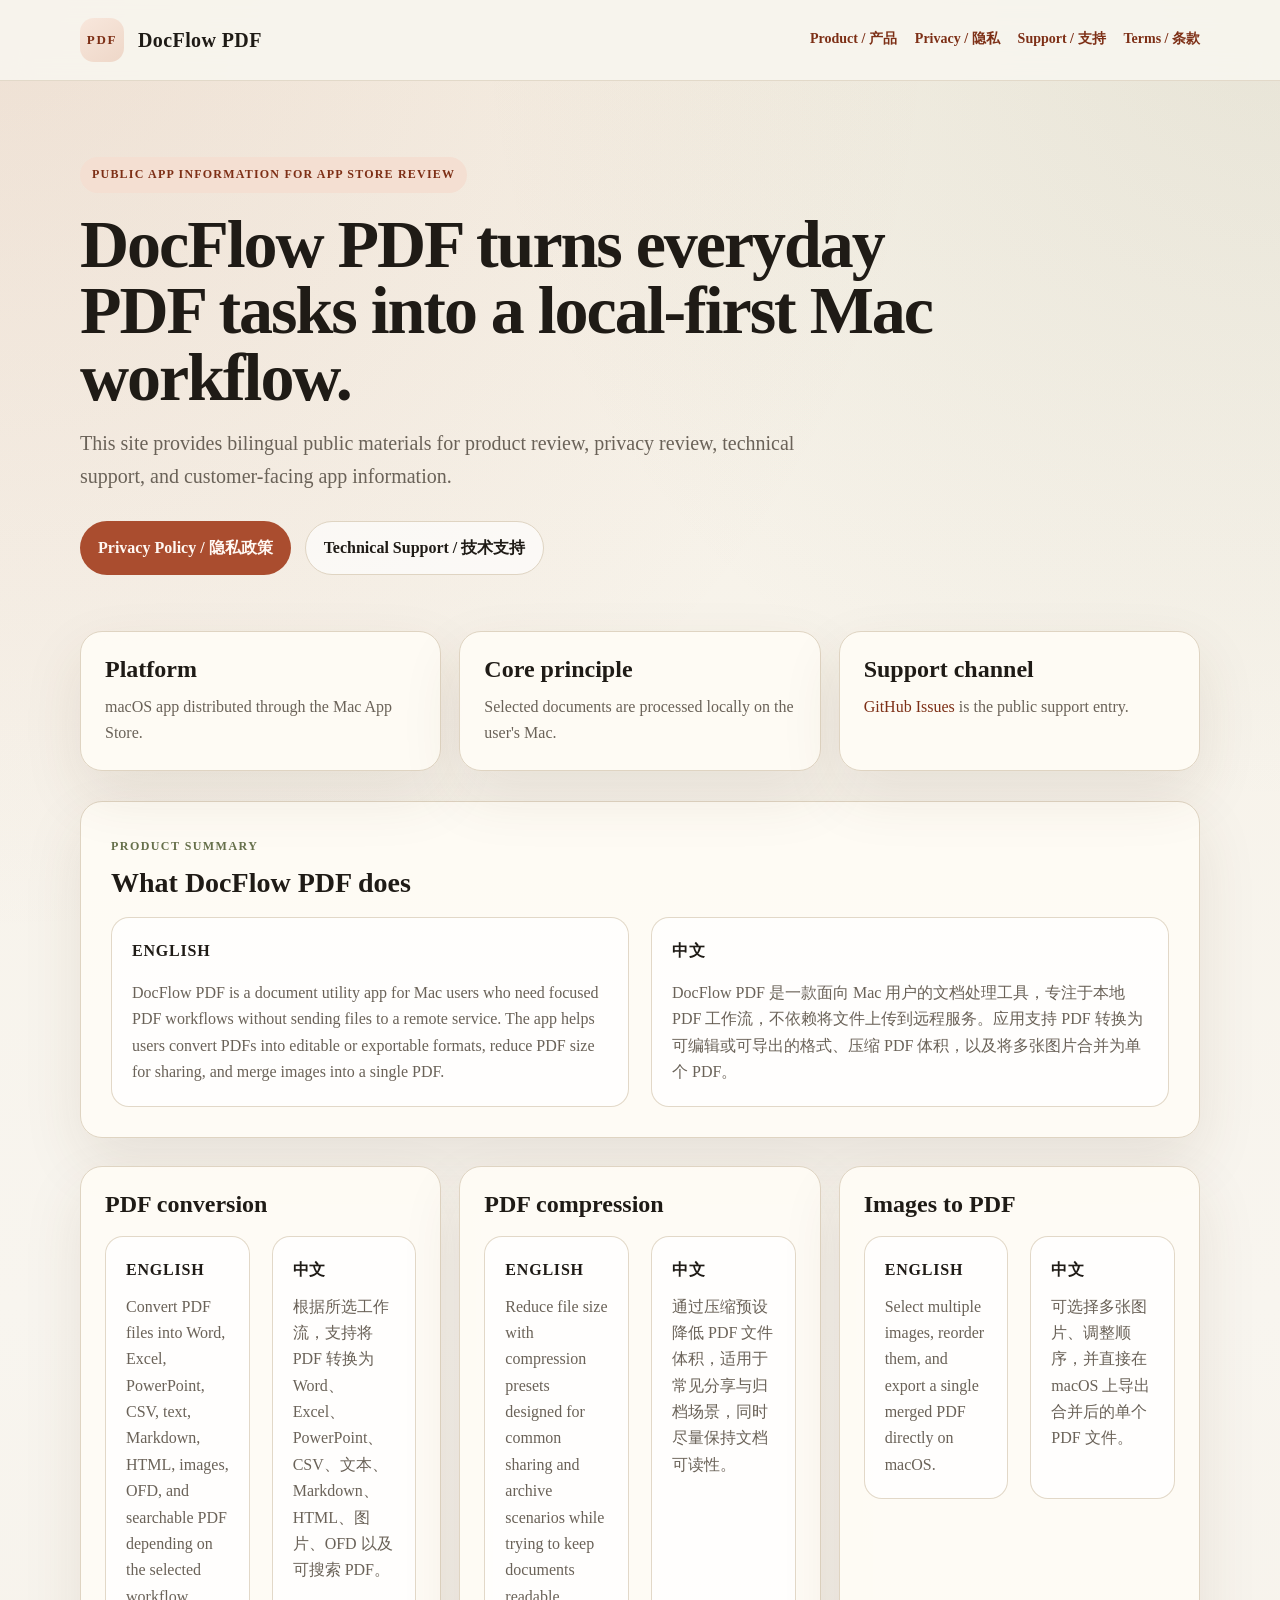
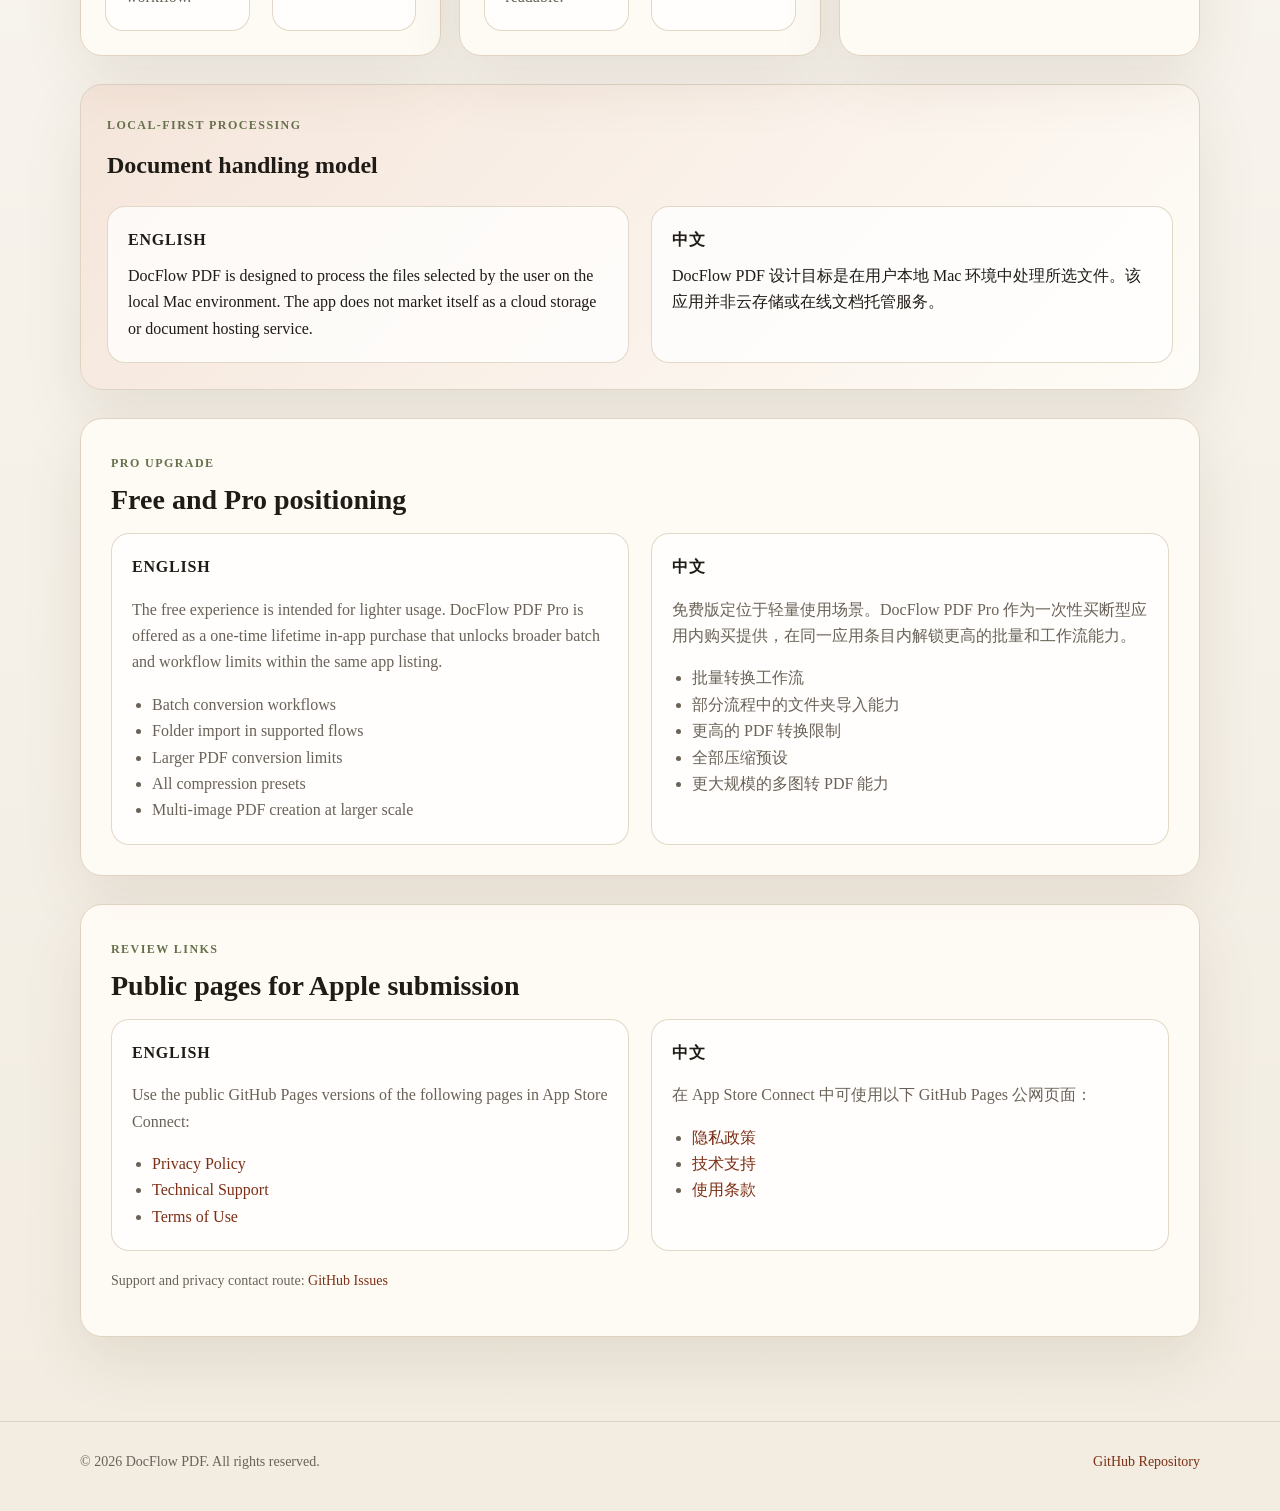
<file: docs/index.html>
<!doctype html>
<html lang="en">
  <head>
    <meta charset="utf-8">
    <meta name="viewport" content="width=device-width, initial-scale=1">
    <title>DocFlow PDF | Public Product Overview</title>
    <meta name="description" content="Public product overview for DocFlow PDF, including bilingual product information, privacy stance, support, and App Store review links.">
    <link rel="stylesheet" href="styles.css">
  </head>
  <body>
    <header>
      <nav class="wrap">
        <div class="brand"><span class="logo">PDF</span> DocFlow PDF</div>
        <div class="links">
          <a href="index.html">Product / 产品</a>
          <a href="privacy.html">Privacy / 隐私</a>
          <a href="support.html">Support / 支持</a>
          <a href="terms.html">Terms / 条款</a>
        </div>
      </nav>
    </header>

    <main class="wrap">
      <section class="hero">
        <span class="eyebrow">Public app information for App Store review</span>
        <h1>DocFlow PDF turns everyday PDF tasks into a local-first Mac workflow.</h1>
        <p>This site provides bilingual public materials for product review, privacy review, technical support, and customer-facing app information.</p>
        <div class="cta-row">
          <a class="cta" href="privacy.html">Privacy Policy / 隐私政策</a>
          <a class="secondary-cta" href="support.html">Technical Support / 技术支持</a>
        </div>
      </section>

      <section class="meta-grid">
        <article class="card">
          <h2>Platform</h2>
          <p>macOS app distributed through the Mac App Store.</p>
        </article>
        <article class="card">
          <h2>Core principle</h2>
          <p>Selected documents are processed locally on the user's Mac.</p>
        </article>
        <article class="card">
          <h2>Support channel</h2>
          <p><a href="https://github.com/8f29scmpmj-coder/DocFlowPDF/issues">GitHub Issues</a> is the public support entry.</p>
        </article>
      </section>

      <article class="panel">
        <span class="section-label">Product Summary</span>
        <h2>What DocFlow PDF does</h2>
        <div class="bilingual">
          <section class="lang">
            <h3>English</h3>
            <p>DocFlow PDF is a document utility app for Mac users who need focused PDF workflows without sending files to a remote service. The app helps users convert PDFs into editable or exportable formats, reduce PDF size for sharing, and merge images into a single PDF.</p>
          </section>
          <section class="lang">
            <h3>中文</h3>
            <p>DocFlow PDF 是一款面向 Mac 用户的文档处理工具，专注于本地 PDF 工作流，不依赖将文件上传到远程服务。应用支持 PDF 转换为可编辑或可导出的格式、压缩 PDF 体积，以及将多张图片合并为单个 PDF。</p>
          </section>
        </div>
      </article>

      <section class="grid">
        <article class="card">
          <h2>PDF conversion</h2>
          <div class="bilingual">
            <section class="lang">
              <h3>English</h3>
              <p>Convert PDF files into Word, Excel, PowerPoint, CSV, text, Markdown, HTML, images, OFD, and searchable PDF depending on the selected workflow.</p>
            </section>
            <section class="lang">
              <h3>中文</h3>
              <p>根据所选工作流，支持将 PDF 转换为 Word、Excel、PowerPoint、CSV、文本、Markdown、HTML、图片、OFD 以及可搜索 PDF。</p>
            </section>
          </div>
        </article>
        <article class="card">
          <h2>PDF compression</h2>
          <div class="bilingual">
            <section class="lang">
              <h3>English</h3>
              <p>Reduce file size with compression presets designed for common sharing and archive scenarios while trying to keep documents readable.</p>
            </section>
            <section class="lang">
              <h3>中文</h3>
              <p>通过压缩预设降低 PDF 文件体积，适用于常见分享与归档场景，同时尽量保持文档可读性。</p>
            </section>
          </div>
        </article>
        <article class="card">
          <h2>Images to PDF</h2>
          <div class="bilingual">
            <section class="lang">
              <h3>English</h3>
              <p>Select multiple images, reorder them, and export a single merged PDF directly on macOS.</p>
            </section>
            <section class="lang">
              <h3>中文</h3>
              <p>可选择多张图片、调整顺序，并直接在 macOS 上导出合并后的单个 PDF 文件。</p>
            </section>
          </div>
        </article>
      </section>

      <article class="callout">
        <span class="section-label">Local-first processing</span>
        <h2>Document handling model</h2>
        <div class="bilingual">
          <section class="lang">
            <h3>English</h3>
            <p>DocFlow PDF is designed to process the files selected by the user on the local Mac environment. The app does not market itself as a cloud storage or document hosting service.</p>
          </section>
          <section class="lang">
            <h3>中文</h3>
            <p>DocFlow PDF 设计目标是在用户本地 Mac 环境中处理所选文件。该应用并非云存储或在线文档托管服务。</p>
          </section>
        </div>
      </article>

      <article class="panel">
        <span class="section-label">Pro Upgrade</span>
        <h2>Free and Pro positioning</h2>
        <div class="bilingual">
          <section class="lang">
            <h3>English</h3>
            <p>The free experience is intended for lighter usage. DocFlow PDF Pro is offered as a one-time lifetime in-app purchase that unlocks broader batch and workflow limits within the same app listing.</p>
            <ul class="notice-list">
              <li>Batch conversion workflows</li>
              <li>Folder import in supported flows</li>
              <li>Larger PDF conversion limits</li>
              <li>All compression presets</li>
              <li>Multi-image PDF creation at larger scale</li>
            </ul>
          </section>
          <section class="lang">
            <h3>中文</h3>
            <p>免费版定位于轻量使用场景。DocFlow PDF Pro 作为一次性买断型应用内购买提供，在同一应用条目内解锁更高的批量和工作流能力。</p>
            <ul class="notice-list">
              <li>批量转换工作流</li>
              <li>部分流程中的文件夹导入能力</li>
              <li>更高的 PDF 转换限制</li>
              <li>全部压缩预设</li>
              <li>更大规模的多图转 PDF 能力</li>
            </ul>
          </section>
        </div>
      </article>

      <article class="panel">
        <span class="section-label">Review Links</span>
        <h2>Public pages for Apple submission</h2>
        <div class="bilingual">
          <section class="lang">
            <h3>English</h3>
            <p>Use the public GitHub Pages versions of the following pages in App Store Connect:</p>
            <ul class="notice-list">
              <li><a href="privacy.html">Privacy Policy</a></li>
              <li><a href="support.html">Technical Support</a></li>
              <li><a href="terms.html">Terms of Use</a></li>
            </ul>
          </section>
          <section class="lang">
            <h3>中文</h3>
            <p>在 App Store Connect 中可使用以下 GitHub Pages 公网页面：</p>
            <ul class="notice-list">
              <li><a href="privacy.html">隐私政策</a></li>
              <li><a href="support.html">技术支持</a></li>
              <li><a href="terms.html">使用条款</a></li>
            </ul>
          </section>
        </div>
        <p class="footer-note">Support and privacy contact route: <a href="https://github.com/8f29scmpmj-coder/DocFlowPDF/issues">GitHub Issues</a></p>
      </article>
    </main>

    <footer>
      <div class="wrap">
        <div>© 2026 DocFlow PDF. All rights reserved.</div>
        <div><a href="https://github.com/8f29scmpmj-coder/DocFlowPDF">GitHub Repository</a></div>
      </div>
    </footer>
  </body>
</html>
</file>
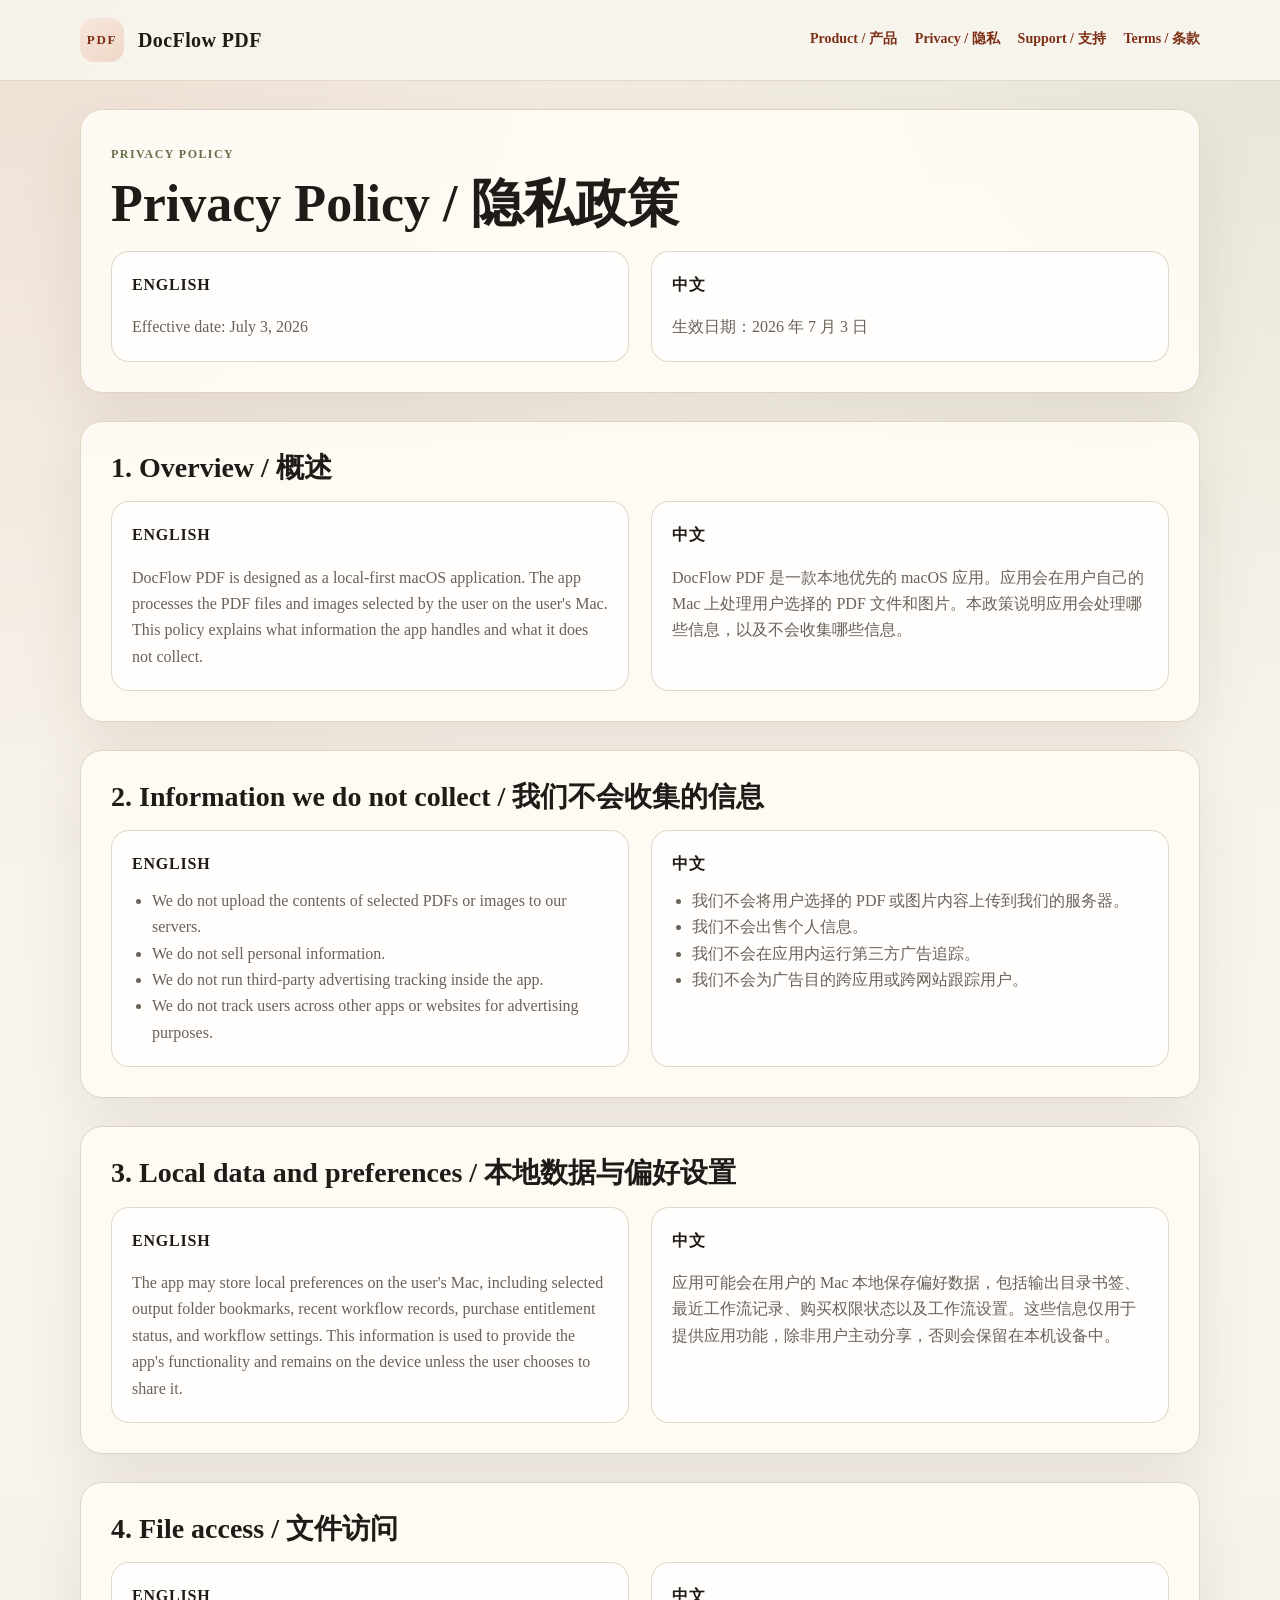
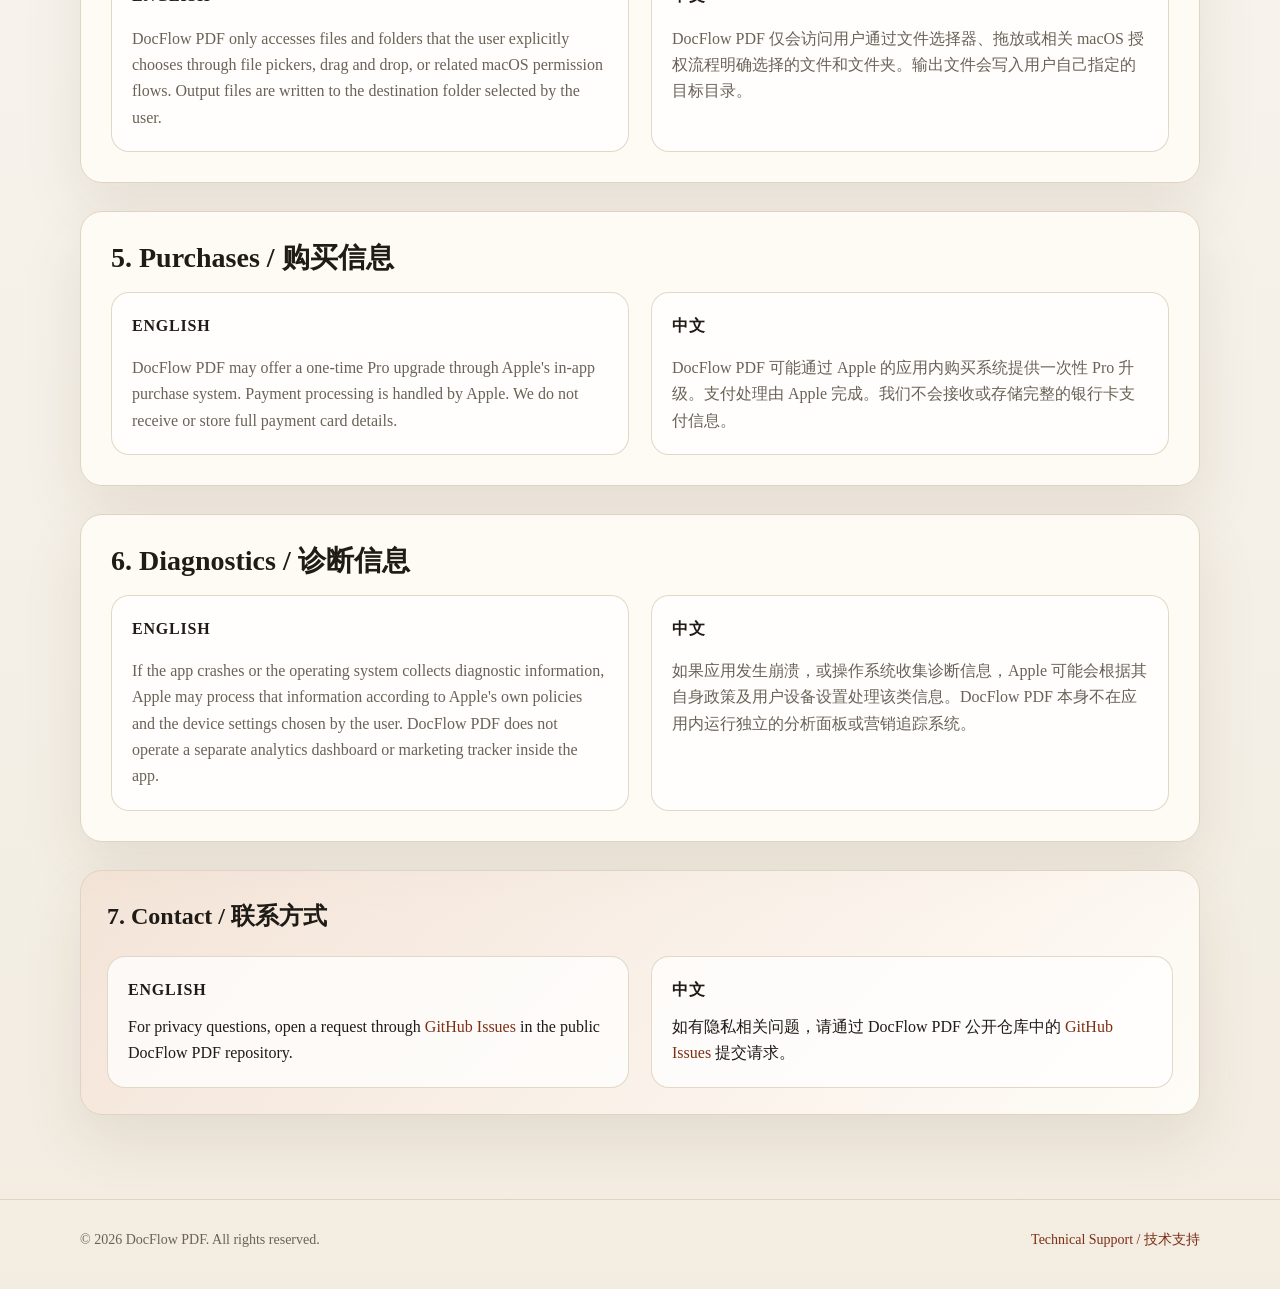
<file: docs/privacy.html>
<!doctype html>
<html lang="en">
  <head>
    <meta charset="utf-8">
    <meta name="viewport" content="width=device-width, initial-scale=1">
    <title>Privacy Policy | DocFlow PDF</title>
    <meta name="description" content="Bilingual public privacy policy for DocFlow PDF.">
    <link rel="stylesheet" href="styles.css">
  </head>
  <body>
    <header>
      <nav class="wrap">
        <div class="brand"><span class="logo">PDF</span> DocFlow PDF</div>
        <div class="links">
          <a href="index.html">Product / 产品</a>
          <a href="privacy.html">Privacy / 隐私</a>
          <a href="support.html">Support / 支持</a>
          <a href="terms.html">Terms / 条款</a>
        </div>
      </nav>
    </header>

    <main class="wrap">
      <article class="panel">
        <span class="section-label">Privacy Policy</span>
        <h1>Privacy Policy / 隐私政策</h1>
        <div class="bilingual">
          <section class="lang">
            <h3>English</h3>
            <p>Effective date: July 3, 2026</p>
          </section>
          <section class="lang">
            <h3>中文</h3>
            <p>生效日期：2026 年 7 月 3 日</p>
          </section>
        </div>
      </article>

      <article class="panel">
        <h2>1. Overview / 概述</h2>
        <div class="bilingual">
          <section class="lang">
            <h3>English</h3>
            <p>DocFlow PDF is designed as a local-first macOS application. The app processes the PDF files and images selected by the user on the user's Mac. This policy explains what information the app handles and what it does not collect.</p>
          </section>
          <section class="lang">
            <h3>中文</h3>
            <p>DocFlow PDF 是一款本地优先的 macOS 应用。应用会在用户自己的 Mac 上处理用户选择的 PDF 文件和图片。本政策说明应用会处理哪些信息，以及不会收集哪些信息。</p>
          </section>
        </div>
      </article>

      <article class="panel">
        <h2>2. Information we do not collect / 我们不会收集的信息</h2>
        <div class="bilingual">
          <section class="lang">
            <h3>English</h3>
            <ul class="notice-list">
              <li>We do not upload the contents of selected PDFs or images to our servers.</li>
              <li>We do not sell personal information.</li>
              <li>We do not run third-party advertising tracking inside the app.</li>
              <li>We do not track users across other apps or websites for advertising purposes.</li>
            </ul>
          </section>
          <section class="lang">
            <h3>中文</h3>
            <ul class="notice-list">
              <li>我们不会将用户选择的 PDF 或图片内容上传到我们的服务器。</li>
              <li>我们不会出售个人信息。</li>
              <li>我们不会在应用内运行第三方广告追踪。</li>
              <li>我们不会为广告目的跨应用或跨网站跟踪用户。</li>
            </ul>
          </section>
        </div>
      </article>

      <article class="panel">
        <h2>3. Local data and preferences / 本地数据与偏好设置</h2>
        <div class="bilingual">
          <section class="lang">
            <h3>English</h3>
            <p>The app may store local preferences on the user's Mac, including selected output folder bookmarks, recent workflow records, purchase entitlement status, and workflow settings. This information is used to provide the app's functionality and remains on the device unless the user chooses to share it.</p>
          </section>
          <section class="lang">
            <h3>中文</h3>
            <p>应用可能会在用户的 Mac 本地保存偏好数据，包括输出目录书签、最近工作流记录、购买权限状态以及工作流设置。这些信息仅用于提供应用功能，除非用户主动分享，否则会保留在本机设备中。</p>
          </section>
        </div>
      </article>

      <article class="panel">
        <h2>4. File access / 文件访问</h2>
        <div class="bilingual">
          <section class="lang">
            <h3>English</h3>
            <p>DocFlow PDF only accesses files and folders that the user explicitly chooses through file pickers, drag and drop, or related macOS permission flows. Output files are written to the destination folder selected by the user.</p>
          </section>
          <section class="lang">
            <h3>中文</h3>
            <p>DocFlow PDF 仅会访问用户通过文件选择器、拖放或相关 macOS 授权流程明确选择的文件和文件夹。输出文件会写入用户自己指定的目标目录。</p>
          </section>
        </div>
      </article>

      <article class="panel">
        <h2>5. Purchases / 购买信息</h2>
        <div class="bilingual">
          <section class="lang">
            <h3>English</h3>
            <p>DocFlow PDF may offer a one-time Pro upgrade through Apple's in-app purchase system. Payment processing is handled by Apple. We do not receive or store full payment card details.</p>
          </section>
          <section class="lang">
            <h3>中文</h3>
            <p>DocFlow PDF 可能通过 Apple 的应用内购买系统提供一次性 Pro 升级。支付处理由 Apple 完成。我们不会接收或存储完整的银行卡支付信息。</p>
          </section>
        </div>
      </article>

      <article class="panel">
        <h2>6. Diagnostics / 诊断信息</h2>
        <div class="bilingual">
          <section class="lang">
            <h3>English</h3>
            <p>If the app crashes or the operating system collects diagnostic information, Apple may process that information according to Apple's own policies and the device settings chosen by the user. DocFlow PDF does not operate a separate analytics dashboard or marketing tracker inside the app.</p>
          </section>
          <section class="lang">
            <h3>中文</h3>
            <p>如果应用发生崩溃，或操作系统收集诊断信息，Apple 可能会根据其自身政策及用户设备设置处理该类信息。DocFlow PDF 本身不在应用内运行独立的分析面板或营销追踪系统。</p>
          </section>
        </div>
      </article>

      <article class="callout">
        <h2>7. Contact / 联系方式</h2>
        <div class="bilingual">
          <section class="lang">
            <h3>English</h3>
            <p>For privacy questions, open a request through <a href="https://github.com/8f29scmpmj-coder/DocFlowPDF/issues">GitHub Issues</a> in the public DocFlow PDF repository.</p>
          </section>
          <section class="lang">
            <h3>中文</h3>
            <p>如有隐私相关问题，请通过 DocFlow PDF 公开仓库中的 <a href="https://github.com/8f29scmpmj-coder/DocFlowPDF/issues">GitHub Issues</a> 提交请求。</p>
          </section>
        </div>
      </article>
    </main>

    <footer>
      <div class="wrap">
        <div>© 2026 DocFlow PDF. All rights reserved.</div>
        <div><a href="support.html">Technical Support / 技术支持</a></div>
      </div>
    </footer>
  </body>
</html>
</file>
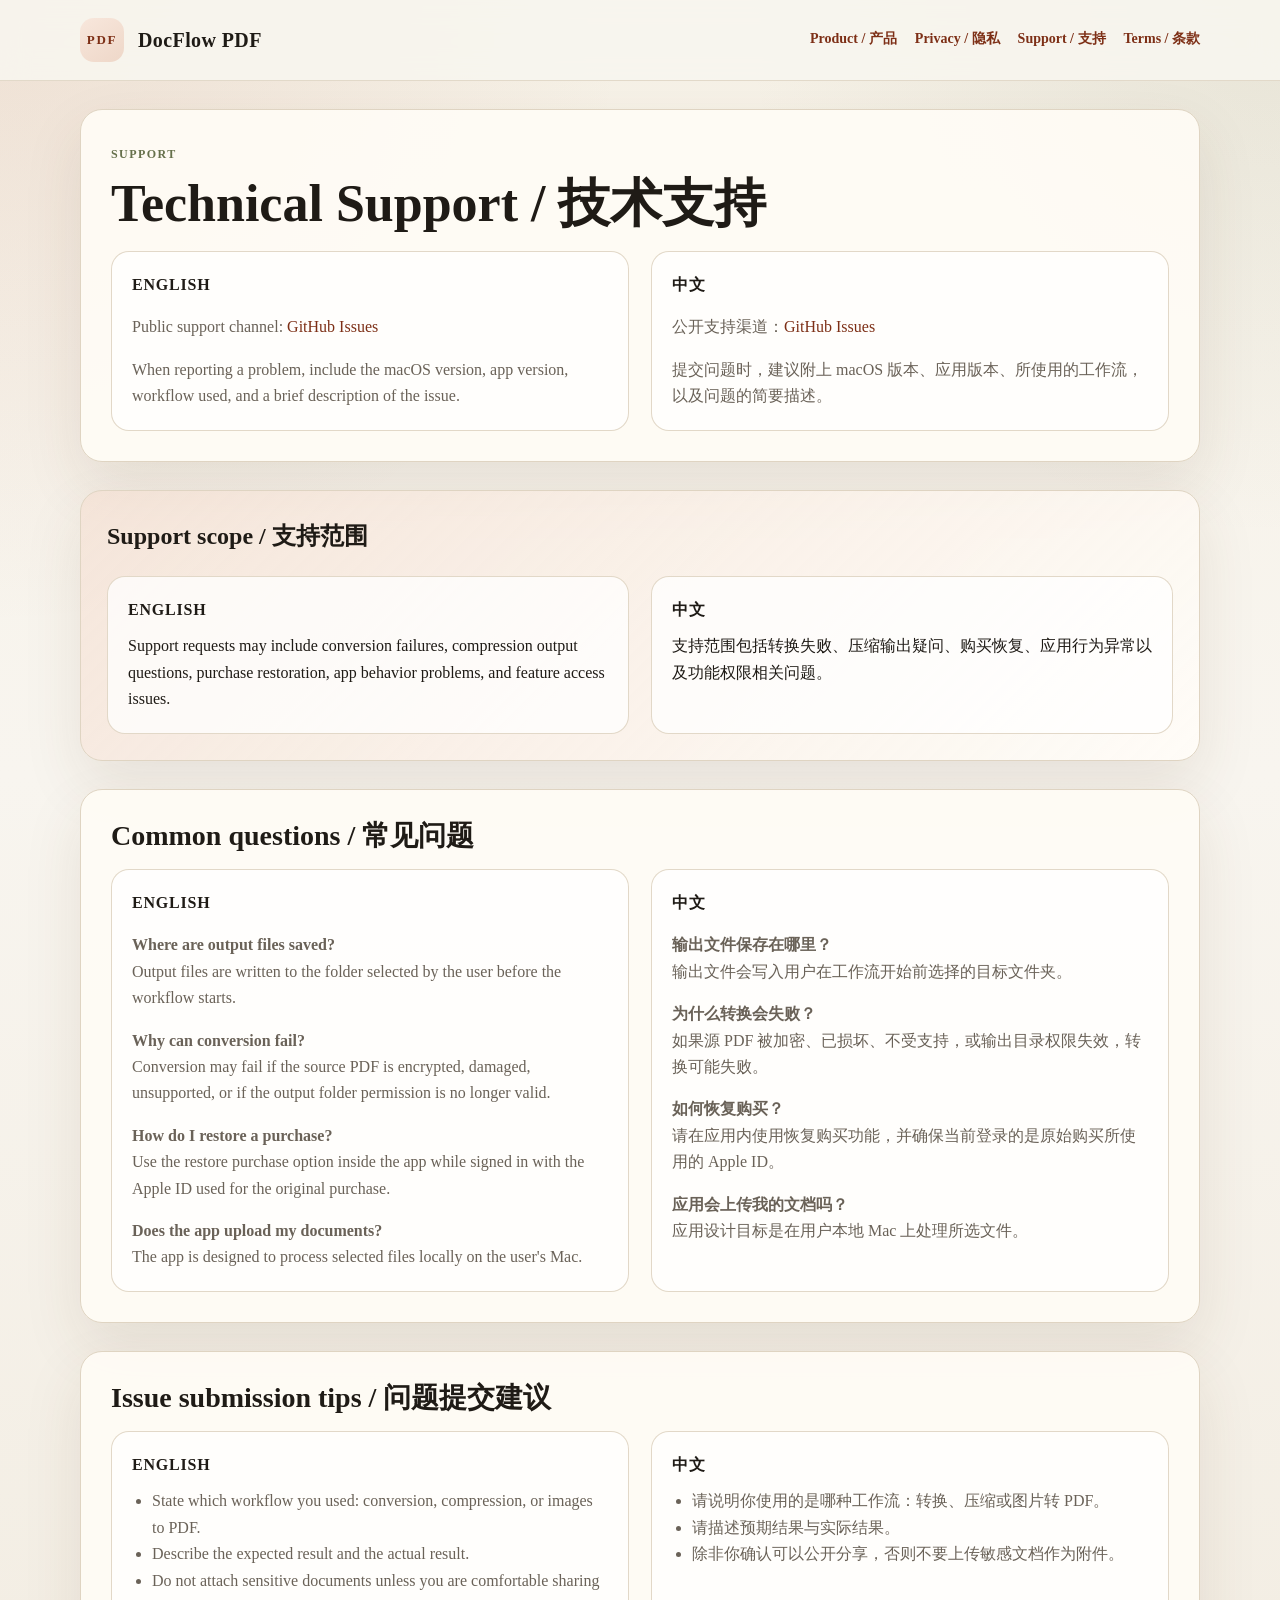
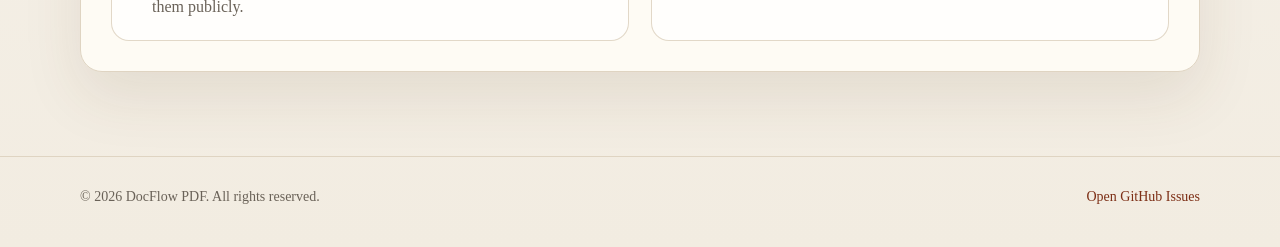
<file: docs/support.html>
<!doctype html>
<html lang="en">
  <head>
    <meta charset="utf-8">
    <meta name="viewport" content="width=device-width, initial-scale=1">
    <title>Technical Support | DocFlow PDF</title>
    <meta name="description" content="Bilingual public technical support page for DocFlow PDF.">
    <link rel="stylesheet" href="styles.css">
  </head>
  <body>
    <header>
      <nav class="wrap">
        <div class="brand"><span class="logo">PDF</span> DocFlow PDF</div>
        <div class="links">
          <a href="index.html">Product / 产品</a>
          <a href="privacy.html">Privacy / 隐私</a>
          <a href="support.html">Support / 支持</a>
          <a href="terms.html">Terms / 条款</a>
        </div>
      </nav>
    </header>

    <main class="wrap">
      <article class="panel">
        <span class="section-label">Support</span>
        <h1>Technical Support / 技术支持</h1>
        <div class="bilingual">
          <section class="lang">
            <h3>English</h3>
            <p>Public support channel: <a href="https://github.com/8f29scmpmj-coder/DocFlowPDF/issues">GitHub Issues</a></p>
            <p>When reporting a problem, include the macOS version, app version, workflow used, and a brief description of the issue.</p>
          </section>
          <section class="lang">
            <h3>中文</h3>
            <p>公开支持渠道：<a href="https://github.com/8f29scmpmj-coder/DocFlowPDF/issues">GitHub Issues</a></p>
            <p>提交问题时，建议附上 macOS 版本、应用版本、所使用的工作流，以及问题的简要描述。</p>
          </section>
        </div>
      </article>

      <article class="callout">
        <h2>Support scope / 支持范围</h2>
        <div class="bilingual">
          <section class="lang">
            <h3>English</h3>
            <p>Support requests may include conversion failures, compression output questions, purchase restoration, app behavior problems, and feature access issues.</p>
          </section>
          <section class="lang">
            <h3>中文</h3>
            <p>支持范围包括转换失败、压缩输出疑问、购买恢复、应用行为异常以及功能权限相关问题。</p>
          </section>
        </div>
      </article>

      <article class="panel">
        <h2>Common questions / 常见问题</h2>

        <div class="bilingual">
          <section class="lang">
            <h3>English</h3>
            <p><strong>Where are output files saved?</strong><br>Output files are written to the folder selected by the user before the workflow starts.</p>
            <p><strong>Why can conversion fail?</strong><br>Conversion may fail if the source PDF is encrypted, damaged, unsupported, or if the output folder permission is no longer valid.</p>
            <p><strong>How do I restore a purchase?</strong><br>Use the restore purchase option inside the app while signed in with the Apple ID used for the original purchase.</p>
            <p><strong>Does the app upload my documents?</strong><br>The app is designed to process selected files locally on the user's Mac.</p>
          </section>
          <section class="lang">
            <h3>中文</h3>
            <p><strong>输出文件保存在哪里？</strong><br>输出文件会写入用户在工作流开始前选择的目标文件夹。</p>
            <p><strong>为什么转换会失败？</strong><br>如果源 PDF 被加密、已损坏、不受支持，或输出目录权限失效，转换可能失败。</p>
            <p><strong>如何恢复购买？</strong><br>请在应用内使用恢复购买功能，并确保当前登录的是原始购买所使用的 Apple ID。</p>
            <p><strong>应用会上传我的文档吗？</strong><br>应用设计目标是在用户本地 Mac 上处理所选文件。</p>
          </section>
        </div>
      </article>

      <article class="panel">
        <h2>Issue submission tips / 问题提交建议</h2>
        <div class="bilingual">
          <section class="lang">
            <h3>English</h3>
            <ul class="notice-list">
              <li>State which workflow you used: conversion, compression, or images to PDF.</li>
              <li>Describe the expected result and the actual result.</li>
              <li>Do not attach sensitive documents unless you are comfortable sharing them publicly.</li>
            </ul>
          </section>
          <section class="lang">
            <h3>中文</h3>
            <ul class="notice-list">
              <li>请说明你使用的是哪种工作流：转换、压缩或图片转 PDF。</li>
              <li>请描述预期结果与实际结果。</li>
              <li>除非你确认可以公开分享，否则不要上传敏感文档作为附件。</li>
            </ul>
          </section>
        </div>
      </article>
    </main>

    <footer>
      <div class="wrap">
        <div>© 2026 DocFlow PDF. All rights reserved.</div>
        <div><a href="https://github.com/8f29scmpmj-coder/DocFlowPDF/issues">Open GitHub Issues</a></div>
      </div>
    </footer>
  </body>
</html>
</file>
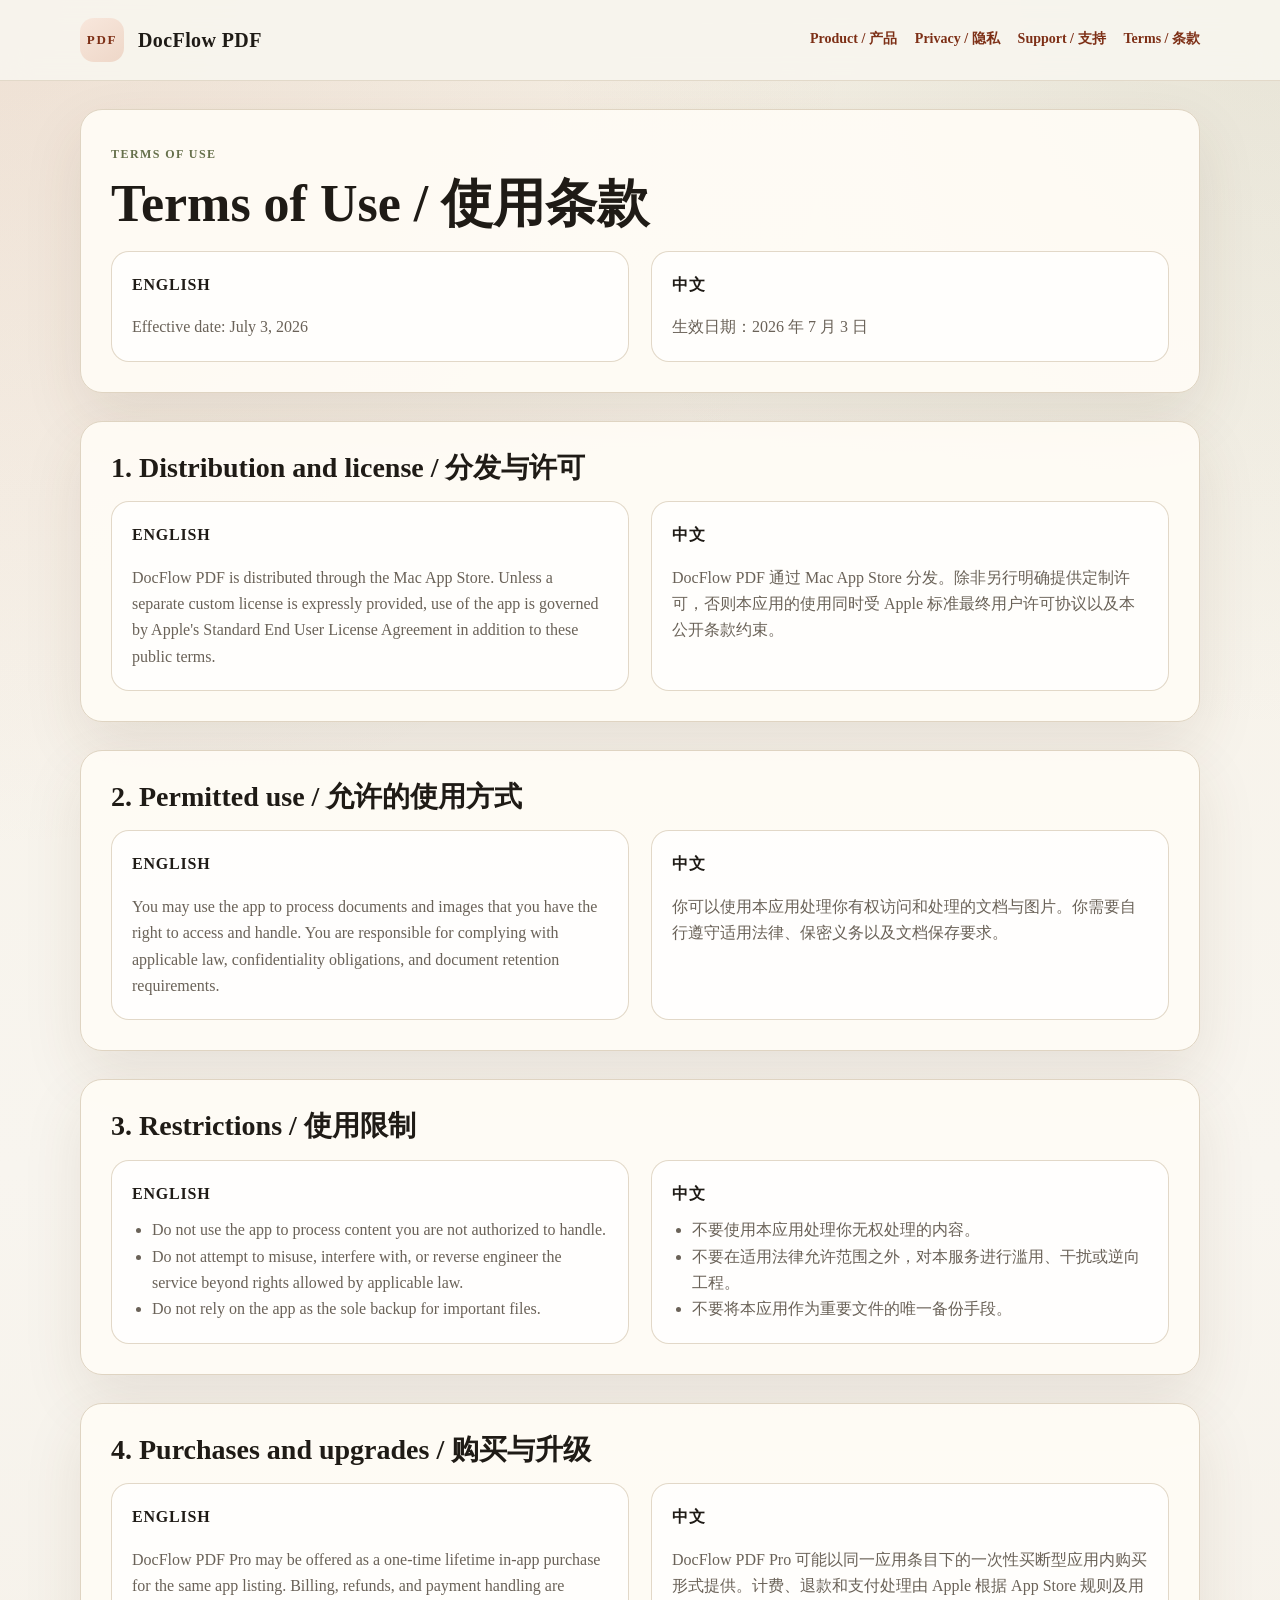
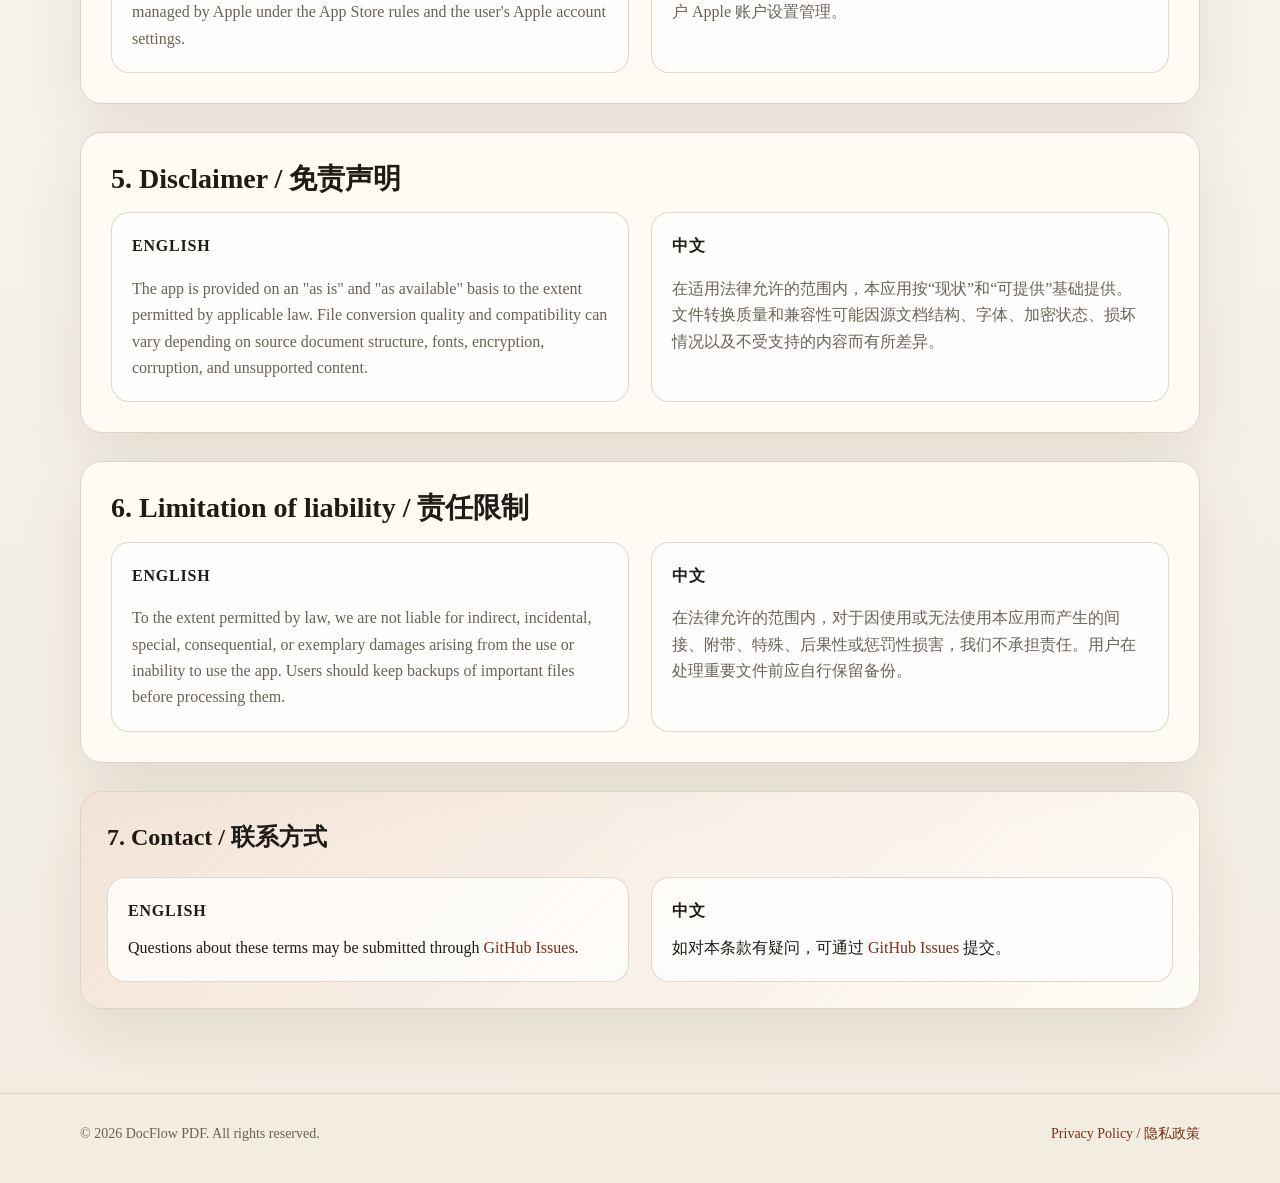
<file: docs/terms.html>
<!doctype html>
<html lang="en">
  <head>
    <meta charset="utf-8">
    <meta name="viewport" content="width=device-width, initial-scale=1">
    <title>Terms of Use | DocFlow PDF</title>
    <meta name="description" content="Bilingual public terms of use for DocFlow PDF.">
    <link rel="stylesheet" href="styles.css">
  </head>
  <body>
    <header>
      <nav class="wrap">
        <div class="brand"><span class="logo">PDF</span> DocFlow PDF</div>
        <div class="links">
          <a href="index.html">Product / 产品</a>
          <a href="privacy.html">Privacy / 隐私</a>
          <a href="support.html">Support / 支持</a>
          <a href="terms.html">Terms / 条款</a>
        </div>
      </nav>
    </header>

    <main class="wrap">
      <article class="panel">
        <span class="section-label">Terms of Use</span>
        <h1>Terms of Use / 使用条款</h1>
        <div class="bilingual">
          <section class="lang">
            <h3>English</h3>
            <p>Effective date: July 3, 2026</p>
          </section>
          <section class="lang">
            <h3>中文</h3>
            <p>生效日期：2026 年 7 月 3 日</p>
          </section>
        </div>
      </article>

      <article class="panel">
        <h2>1. Distribution and license / 分发与许可</h2>
        <div class="bilingual">
          <section class="lang">
            <h3>English</h3>
            <p>DocFlow PDF is distributed through the Mac App Store. Unless a separate custom license is expressly provided, use of the app is governed by Apple's Standard End User License Agreement in addition to these public terms.</p>
          </section>
          <section class="lang">
            <h3>中文</h3>
            <p>DocFlow PDF 通过 Mac App Store 分发。除非另行明确提供定制许可，否则本应用的使用同时受 Apple 标准最终用户许可协议以及本公开条款约束。</p>
          </section>
        </div>
      </article>

      <article class="panel">
        <h2>2. Permitted use / 允许的使用方式</h2>
        <div class="bilingual">
          <section class="lang">
            <h3>English</h3>
            <p>You may use the app to process documents and images that you have the right to access and handle. You are responsible for complying with applicable law, confidentiality obligations, and document retention requirements.</p>
          </section>
          <section class="lang">
            <h3>中文</h3>
            <p>你可以使用本应用处理你有权访问和处理的文档与图片。你需要自行遵守适用法律、保密义务以及文档保存要求。</p>
          </section>
        </div>
      </article>

      <article class="panel">
        <h2>3. Restrictions / 使用限制</h2>
        <div class="bilingual">
          <section class="lang">
            <h3>English</h3>
            <ul class="notice-list">
              <li>Do not use the app to process content you are not authorized to handle.</li>
              <li>Do not attempt to misuse, interfere with, or reverse engineer the service beyond rights allowed by applicable law.</li>
              <li>Do not rely on the app as the sole backup for important files.</li>
            </ul>
          </section>
          <section class="lang">
            <h3>中文</h3>
            <ul class="notice-list">
              <li>不要使用本应用处理你无权处理的内容。</li>
              <li>不要在适用法律允许范围之外，对本服务进行滥用、干扰或逆向工程。</li>
              <li>不要将本应用作为重要文件的唯一备份手段。</li>
            </ul>
          </section>
        </div>
      </article>

      <article class="panel">
        <h2>4. Purchases and upgrades / 购买与升级</h2>
        <div class="bilingual">
          <section class="lang">
            <h3>English</h3>
            <p>DocFlow PDF Pro may be offered as a one-time lifetime in-app purchase for the same app listing. Billing, refunds, and payment handling are managed by Apple under the App Store rules and the user's Apple account settings.</p>
          </section>
          <section class="lang">
            <h3>中文</h3>
            <p>DocFlow PDF Pro 可能以同一应用条目下的一次性买断型应用内购买形式提供。计费、退款和支付处理由 Apple 根据 App Store 规则及用户 Apple 账户设置管理。</p>
          </section>
        </div>
      </article>

      <article class="panel">
        <h2>5. Disclaimer / 免责声明</h2>
        <div class="bilingual">
          <section class="lang">
            <h3>English</h3>
            <p>The app is provided on an "as is" and "as available" basis to the extent permitted by applicable law. File conversion quality and compatibility can vary depending on source document structure, fonts, encryption, corruption, and unsupported content.</p>
          </section>
          <section class="lang">
            <h3>中文</h3>
            <p>在适用法律允许的范围内，本应用按“现状”和“可提供”基础提供。文件转换质量和兼容性可能因源文档结构、字体、加密状态、损坏情况以及不受支持的内容而有所差异。</p>
          </section>
        </div>
      </article>

      <article class="panel">
        <h2>6. Limitation of liability / 责任限制</h2>
        <div class="bilingual">
          <section class="lang">
            <h3>English</h3>
            <p>To the extent permitted by law, we are not liable for indirect, incidental, special, consequential, or exemplary damages arising from the use or inability to use the app. Users should keep backups of important files before processing them.</p>
          </section>
          <section class="lang">
            <h3>中文</h3>
            <p>在法律允许的范围内，对于因使用或无法使用本应用而产生的间接、附带、特殊、后果性或惩罚性损害，我们不承担责任。用户在处理重要文件前应自行保留备份。</p>
          </section>
        </div>
      </article>

      <article class="callout">
        <h2>7. Contact / 联系方式</h2>
        <div class="bilingual">
          <section class="lang">
            <h3>English</h3>
            <p>Questions about these terms may be submitted through <a href="https://github.com/8f29scmpmj-coder/DocFlowPDF/issues">GitHub Issues</a>.</p>
          </section>
          <section class="lang">
            <h3>中文</h3>
            <p>如对本条款有疑问，可通过 <a href="https://github.com/8f29scmpmj-coder/DocFlowPDF/issues">GitHub Issues</a> 提交。</p>
          </section>
        </div>
      </article>
    </main>

    <footer>
      <div class="wrap">
        <div>© 2026 DocFlow PDF. All rights reserved.</div>
        <div><a href="privacy.html">Privacy Policy / 隐私政策</a></div>
      </div>
    </footer>
  </body>
</html>
</file>
<file: docs/styles.css>
:root {
  color-scheme: light;
  --bg: #f5f1e8;
  --surface: rgba(255, 252, 246, 0.92);
  --surface-strong: #fffdf8;
  --text: #1f1b16;
  --muted: #6a6258;
  --line: #dfd4c2;
  --accent: #aa4d2f;
  --accent-strong: #7d2f16;
  --accent-soft: #f4dfd2;
  --olive: #66704b;
  --shadow: 0 24px 60px rgba(85, 56, 28, 0.1);
}

* {
  box-sizing: border-box;
}

html {
  scroll-behavior: smooth;
}

body {
  margin: 0;
  font-family: Georgia, "Times New Roman", "Noto Serif SC", serif;
  background:
    radial-gradient(circle at top left, rgba(170, 77, 47, 0.1), transparent 28%),
    radial-gradient(circle at top right, rgba(102, 112, 75, 0.1), transparent 24%),
    linear-gradient(180deg, #f6f1e6 0%, #f8f5ef 42%, #f2ece1 100%);
  color: var(--text);
  line-height: 1.65;
}

a {
  color: var(--accent-strong);
  text-decoration: none;
}

a:hover {
  text-decoration: underline;
}

.wrap {
  width: min(1120px, calc(100% - 40px));
  margin: 0 auto;
}

header {
  position: sticky;
  top: 0;
  z-index: 10;
  border-bottom: 1px solid rgba(223, 212, 194, 0.85);
  background: rgba(248, 245, 239, 0.9);
  backdrop-filter: blur(14px);
}

nav {
  display: flex;
  align-items: center;
  justify-content: space-between;
  gap: 24px;
  padding: 18px 0;
}

.brand {
  display: flex;
  align-items: center;
  gap: 14px;
  font-size: 20px;
  font-weight: 700;
  letter-spacing: 0.02em;
}

.logo {
  display: grid;
  place-items: center;
  width: 44px;
  height: 44px;
  border-radius: 14px;
  background: linear-gradient(145deg, #f8e7dc, #eed7c8);
  color: var(--accent-strong);
  font-size: 13px;
  font-weight: 800;
  letter-spacing: 0.14em;
}

.links {
  display: flex;
  flex-wrap: wrap;
  gap: 18px;
  font-size: 14px;
  font-weight: 700;
}

.links a {
  padding-bottom: 2px;
  border-bottom: 1px solid transparent;
}

.links a:hover {
  text-decoration: none;
  border-color: var(--accent);
}

main {
  padding-bottom: 56px;
}

.hero {
  padding: 76px 0 34px;
}

.eyebrow {
  display: inline-flex;
  align-items: center;
  gap: 8px;
  padding: 8px 12px;
  border-radius: 999px;
  background: var(--accent-soft);
  color: var(--accent-strong);
  font-size: 12px;
  font-weight: 800;
  text-transform: uppercase;
  letter-spacing: 0.1em;
}

.hero h1 {
  max-width: 880px;
  margin: 18px 0 16px;
  font-size: clamp(40px, 6vw, 68px);
  line-height: 0.98;
  letter-spacing: -0.03em;
}

.hero p {
  max-width: 760px;
  margin: 0;
  color: var(--muted);
  font-size: 20px;
}

.cta-row {
  display: flex;
  flex-wrap: wrap;
  gap: 14px;
  margin-top: 28px;
}

.cta,
.secondary-cta {
  display: inline-flex;
  align-items: center;
  justify-content: center;
  padding: 13px 18px;
  border-radius: 999px;
  font-weight: 800;
}

.cta {
  background: var(--accent);
  color: #fff8f3;
}

.cta:hover {
  text-decoration: none;
  background: var(--accent-strong);
}

.secondary-cta {
  border: 1px solid var(--line);
  background: rgba(255, 255, 255, 0.65);
  color: var(--text);
}

.secondary-cta:hover {
  text-decoration: none;
  border-color: var(--accent);
}

.meta-grid,
.grid {
  display: grid;
  gap: 18px;
}

.meta-grid {
  grid-template-columns: repeat(3, minmax(0, 1fr));
  margin: 22px 0 30px;
}

.grid {
  grid-template-columns: repeat(3, minmax(0, 1fr));
}

.card,
.panel,
.callout {
  background: var(--surface);
  border: 1px solid var(--line);
  border-radius: 22px;
  box-shadow: var(--shadow);
}

.card {
  padding: 24px;
}

.card h2 {
  margin: 0 0 10px;
  font-size: 24px;
  line-height: 1.15;
}

.card p {
  margin: 0;
  color: var(--muted);
}

.panel {
  padding: 30px;
  margin: 28px 0;
}

.panel h1,
.panel h2 {
  margin-top: 0;
  line-height: 1.12;
}

.panel h1 {
  font-size: clamp(34px, 4.8vw, 52px);
  margin-bottom: 14px;
}

.panel h2 {
  margin-bottom: 12px;
  font-size: 28px;
}

.panel p,
.panel li {
  color: var(--muted);
}

.callout {
  padding: 26px;
  margin: 28px 0;
  background: linear-gradient(135deg, rgba(244, 223, 210, 0.68), rgba(255, 253, 248, 0.95));
}

.callout h2,
.callout h3,
.callout p {
  margin-top: 0;
}

.section-label {
  display: inline-block;
  margin-bottom: 10px;
  color: var(--olive);
  font-size: 12px;
  font-weight: 800;
  letter-spacing: 0.12em;
  text-transform: uppercase;
}

.bilingual {
  display: grid;
  grid-template-columns: repeat(2, minmax(0, 1fr));
  gap: 22px;
  margin-top: 18px;
}

.lang {
  padding: 20px;
  border-radius: 18px;
  background: rgba(255, 255, 255, 0.75);
  border: 1px solid rgba(223, 212, 194, 0.9);
}

.lang h3 {
  margin: 0 0 10px;
  color: var(--text);
  font-size: 16px;
  font-weight: 800;
  letter-spacing: 0.05em;
  text-transform: uppercase;
}

.lang p:last-child,
.lang ul:last-child,
.lang ol:last-child {
  margin-bottom: 0;
}

.lang ul,
.lang ol {
  padding-left: 20px;
}

.notice-list {
  margin: 0;
  padding-left: 18px;
}

.footer-note {
  margin-top: 18px;
  color: var(--muted);
  font-size: 14px;
}

footer {
  border-top: 1px solid var(--line);
  padding: 28px 0 38px;
  color: var(--muted);
  font-size: 14px;
}

footer .wrap {
  display: flex;
  justify-content: space-between;
  gap: 16px;
  flex-wrap: wrap;
}

code {
  padding: 0.1em 0.4em;
  border-radius: 6px;
  background: rgba(170, 77, 47, 0.08);
  color: var(--accent-strong);
  font-family: ui-monospace, SFMono-Regular, Menlo, monospace;
  font-size: 0.92em;
}

@media (max-width: 920px) {
  .meta-grid,
  .grid,
  .bilingual {
    grid-template-columns: 1fr;
  }

  .hero p {
    font-size: 18px;
  }
}

@media (max-width: 680px) {
  .wrap {
    width: min(100% - 28px, 1120px);
  }

  nav {
    align-items: flex-start;
    flex-direction: column;
  }

  .hero {
    padding-top: 56px;
  }

  .panel,
  .callout,
  .card,
  .lang {
    border-radius: 18px;
  }
}
</file>
